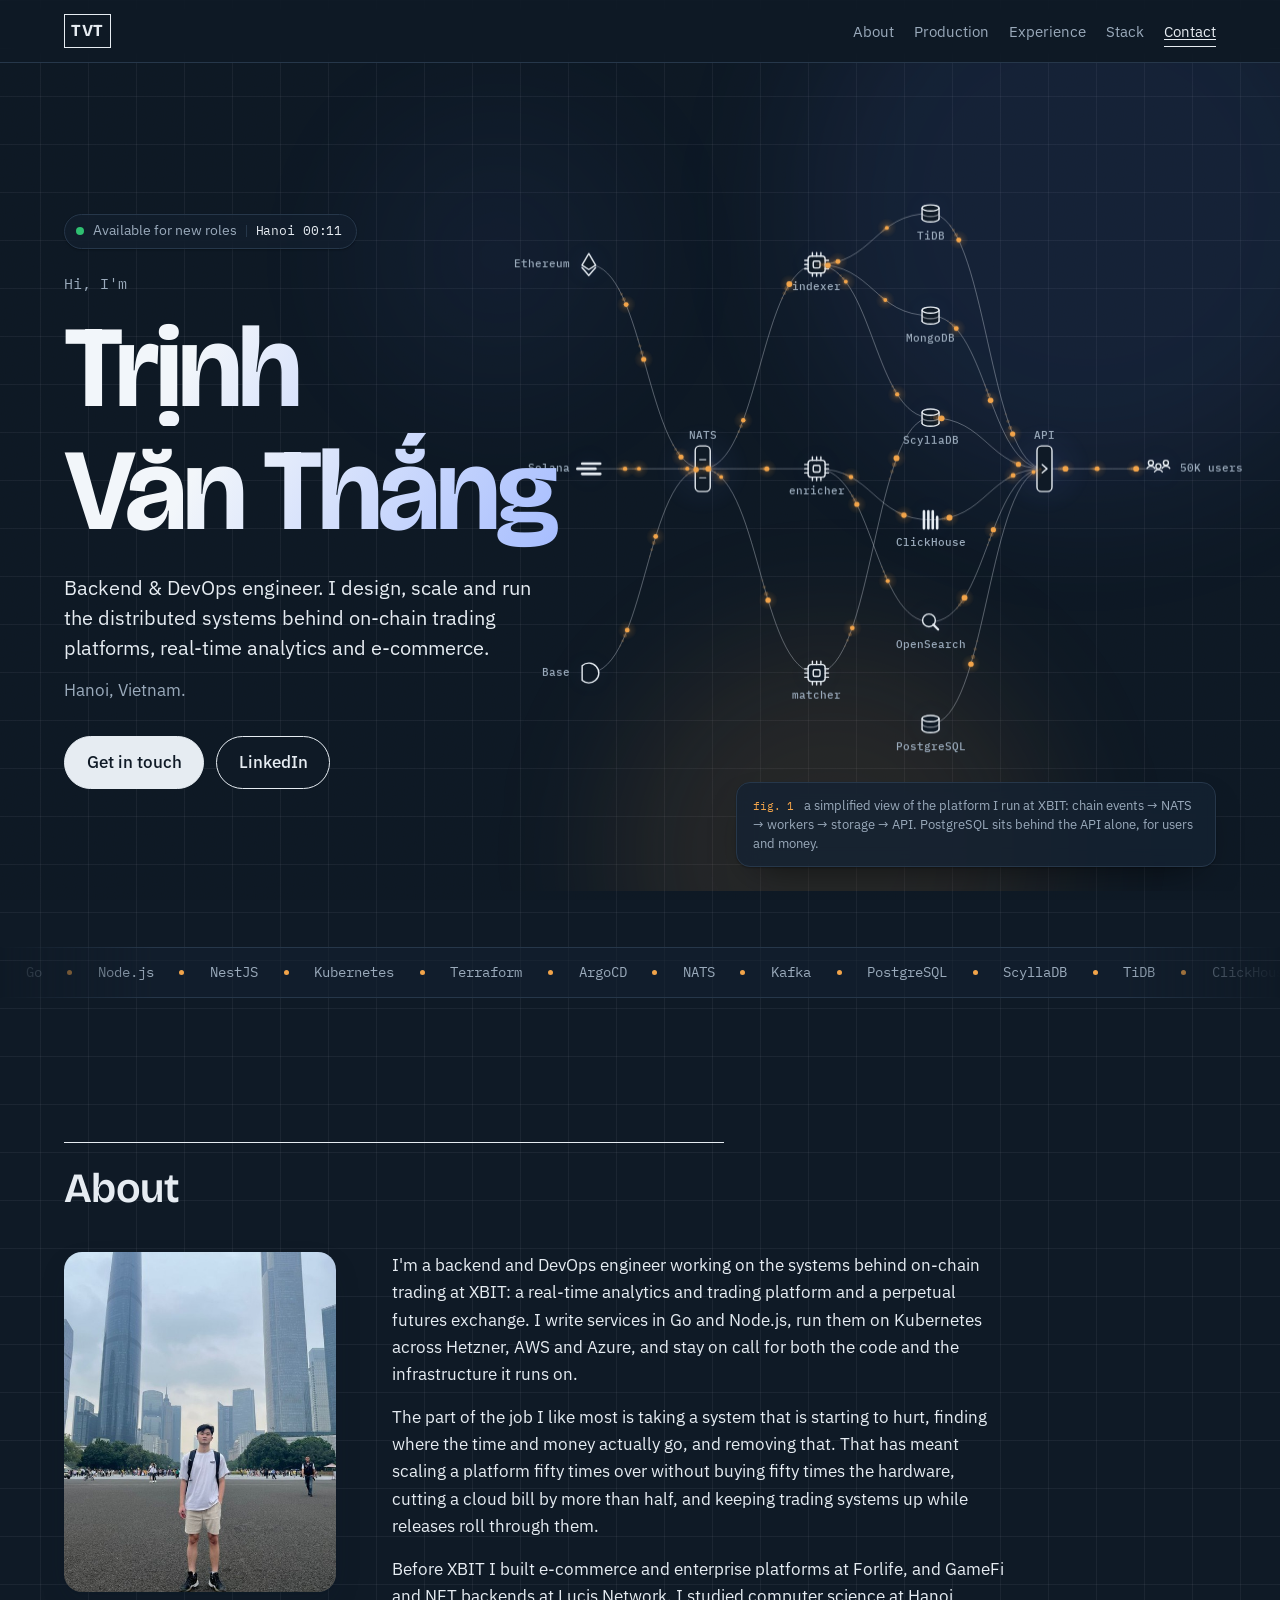
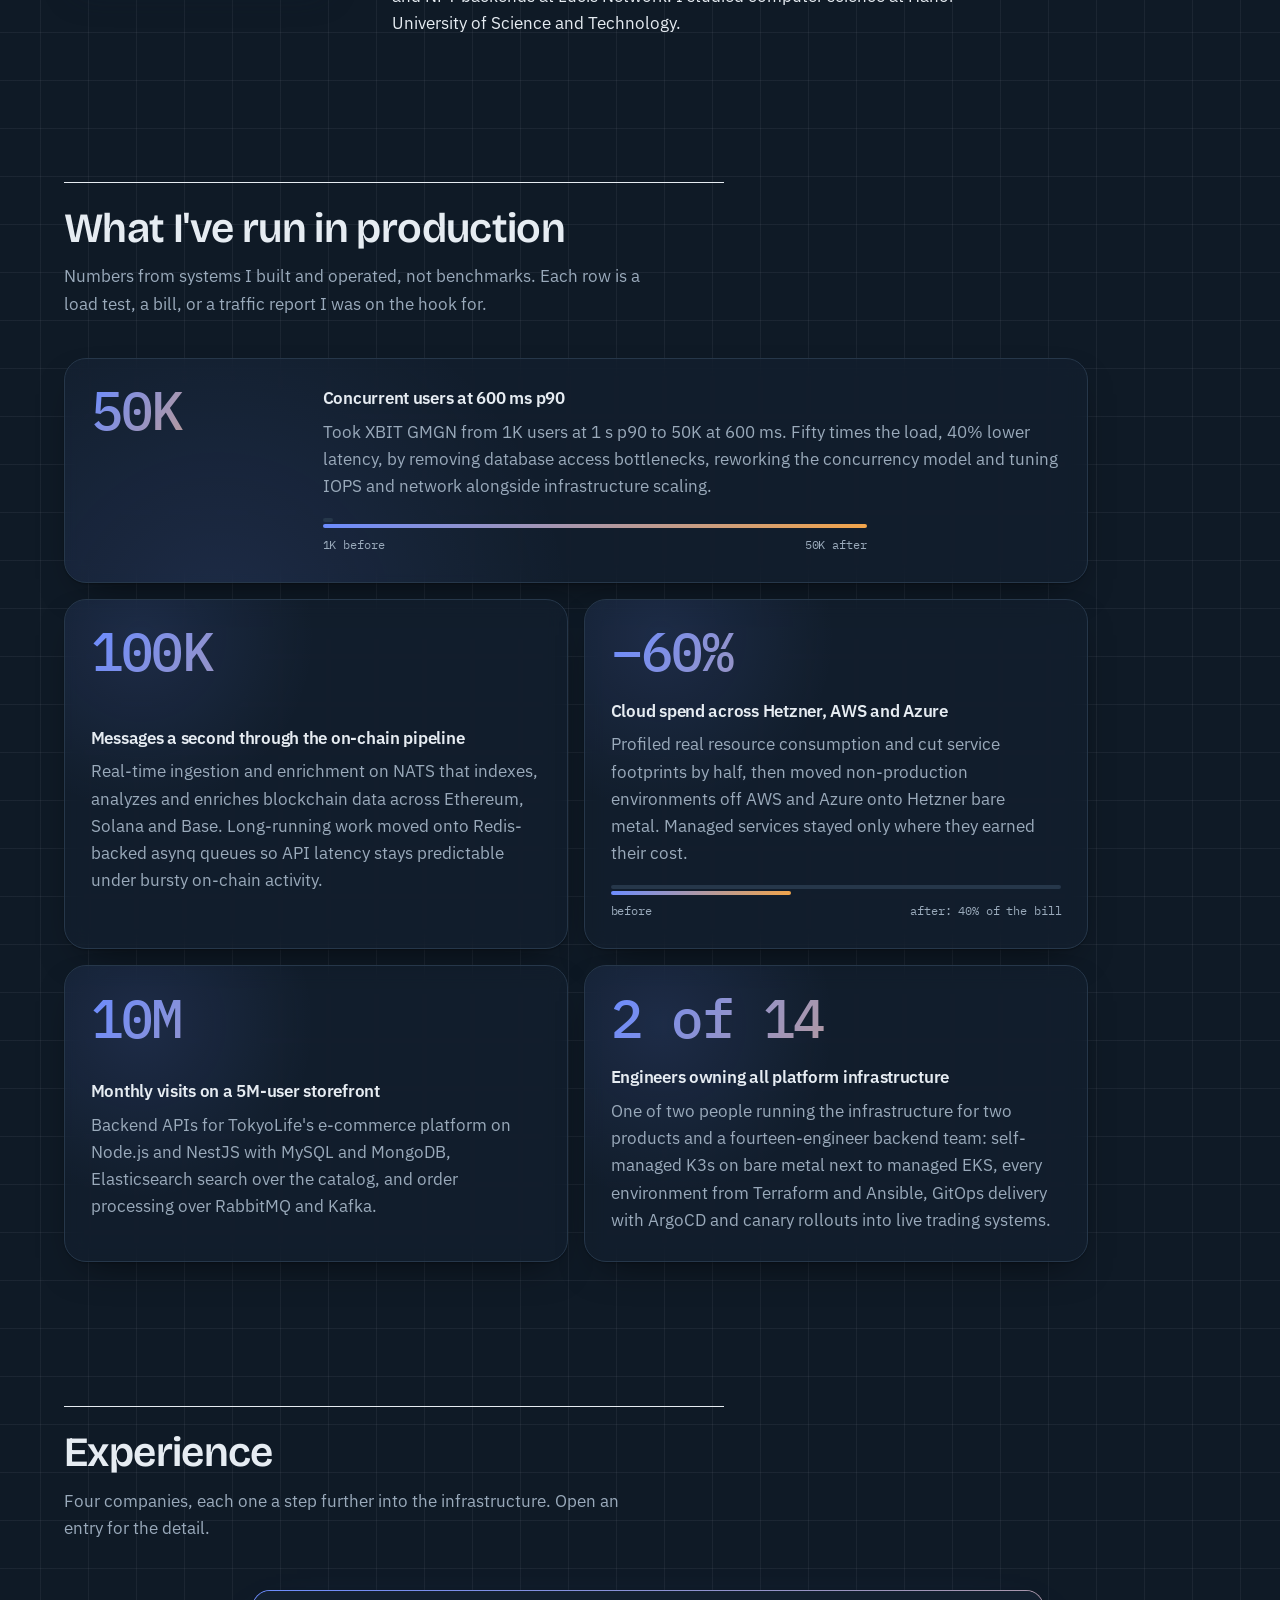
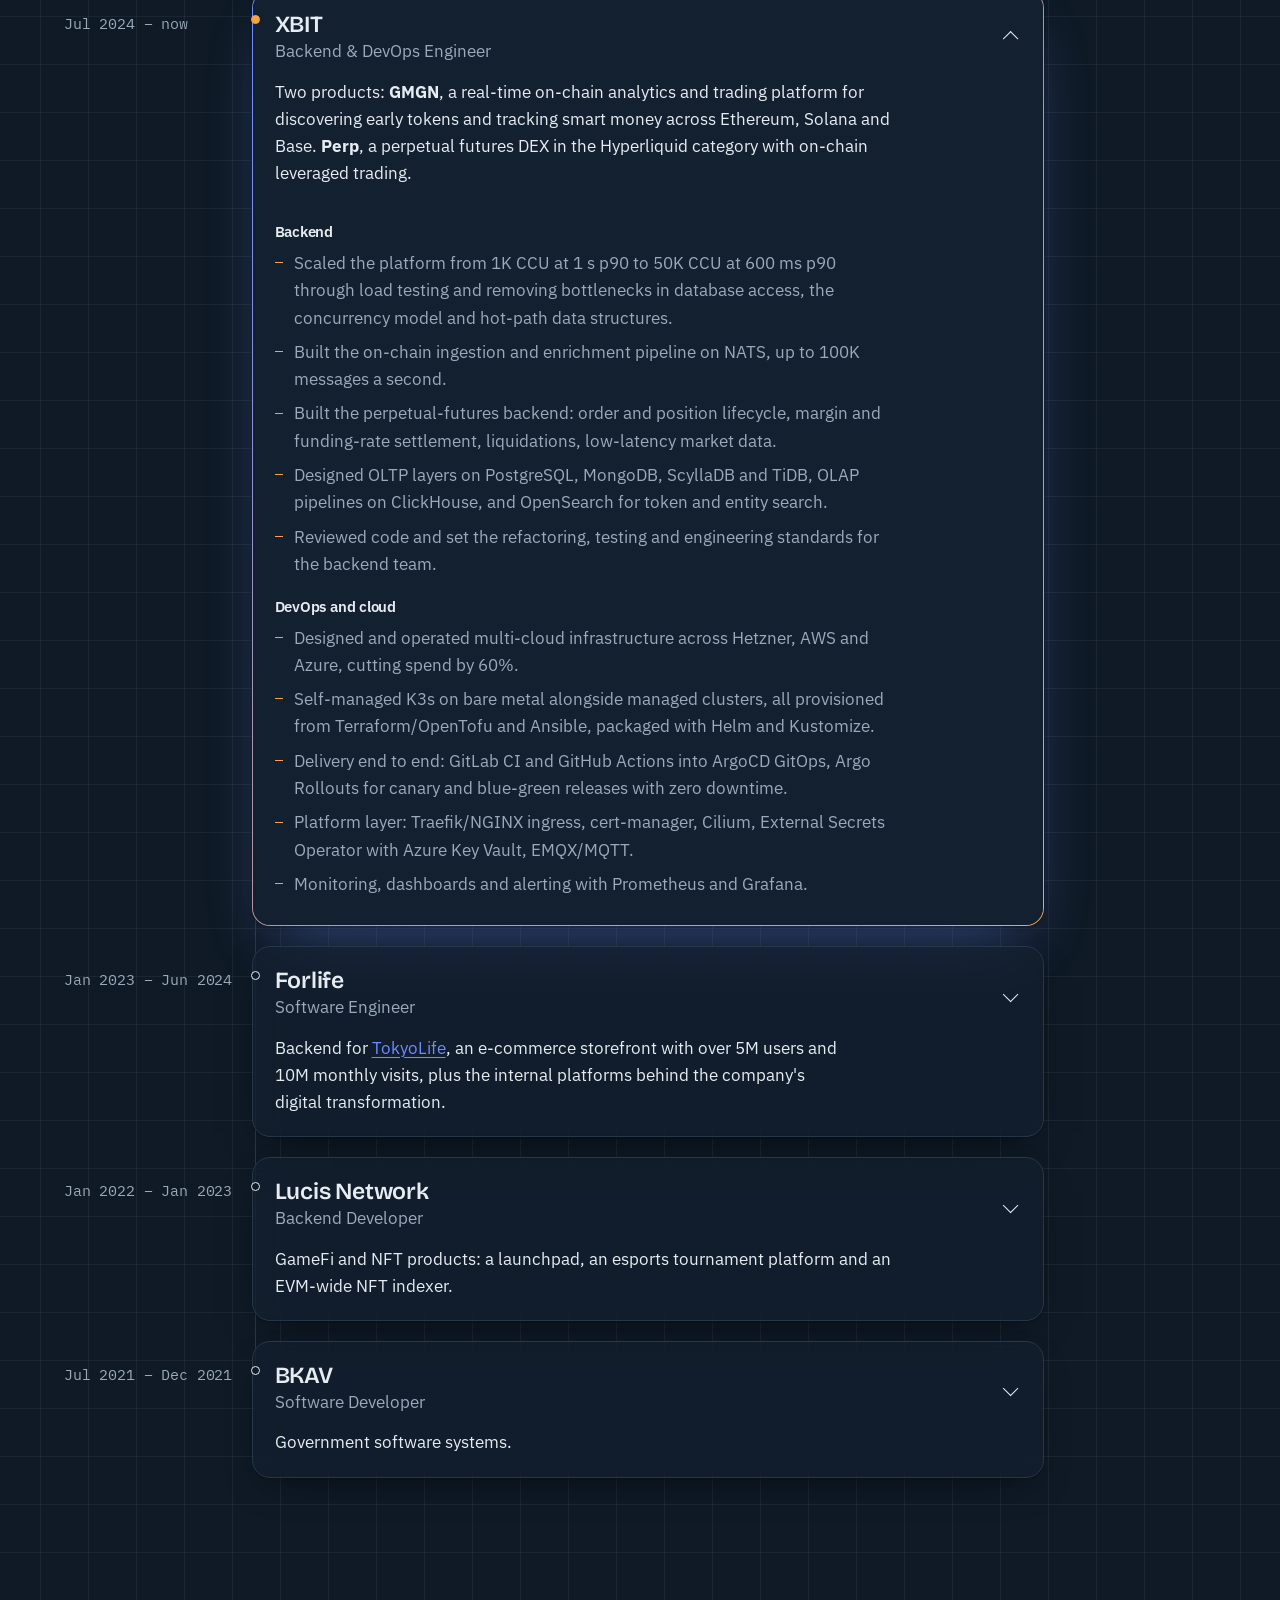
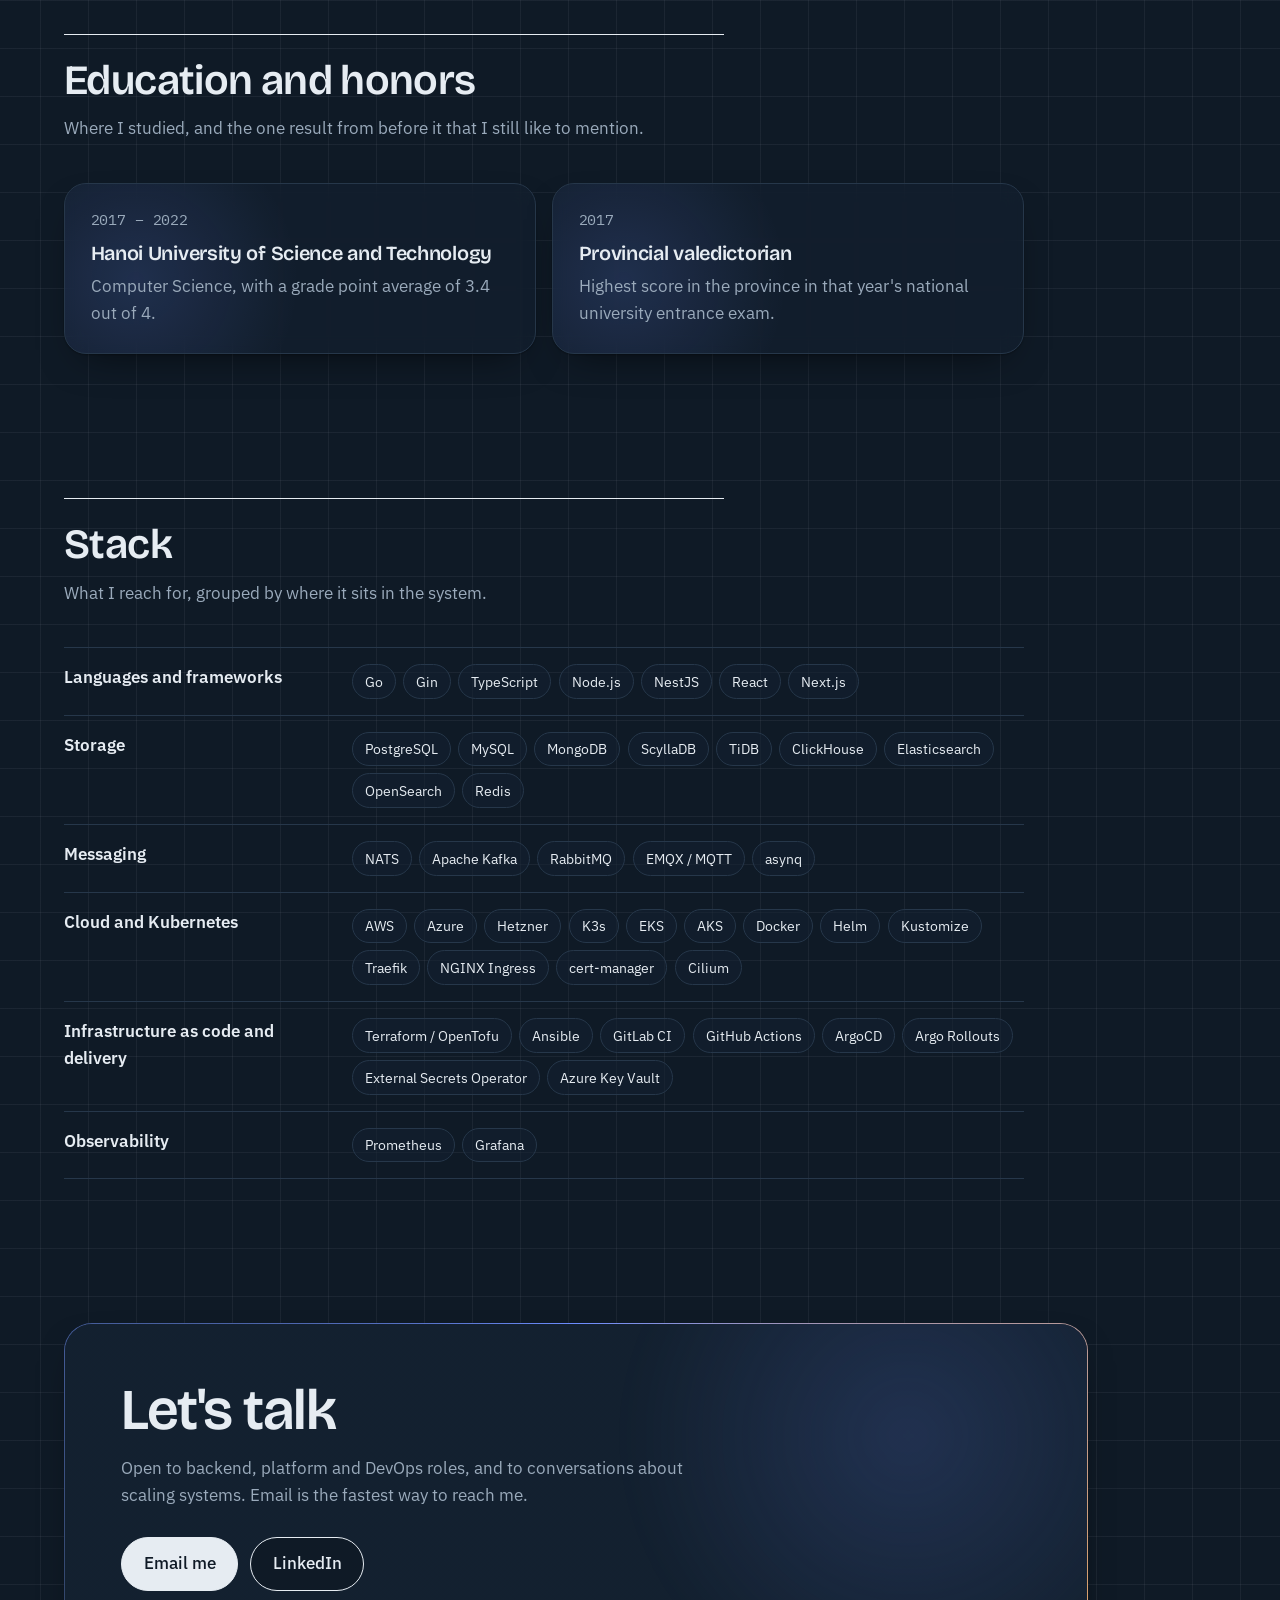
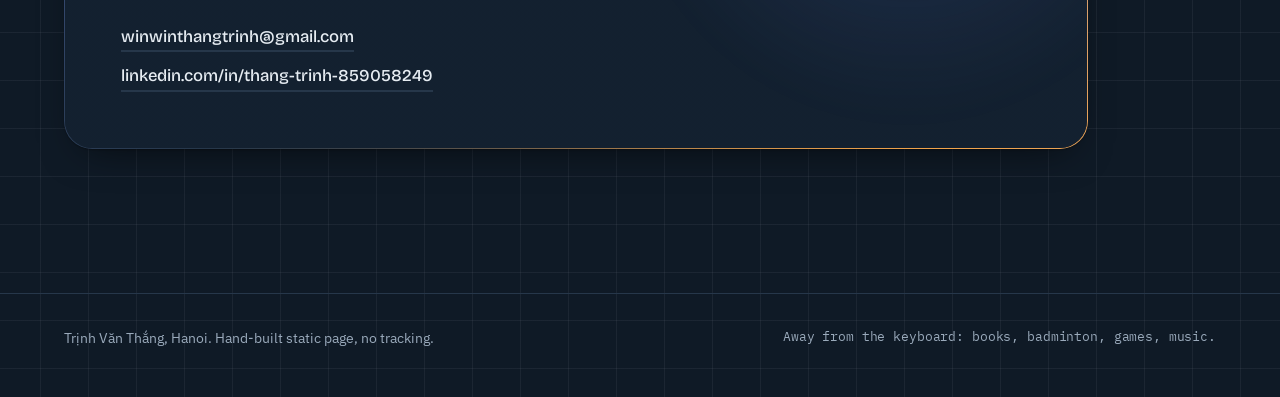
<file: index.html>
<!doctype html>
<html lang="en" class="no-js">
<head>
  <meta charset="utf-8">
  <meta name="viewport" content="width=device-width, initial-scale=1">
  <title>Trịnh Văn Thắng — Backend & DevOps Engineer</title>
  <meta name="description" content="Backend & DevOps engineer in Hanoi, scaling distributed systems for on-chain trading, real-time analytics and e-commerce: Go, Node.js, Kubernetes, multi-cloud.">
  <meta name="color-scheme" content="dark">
  <meta name="theme-color" content="#0F1A26">

  <!-- Social preview. Update these absolute URLs if the site moves to another domain. -->
  <meta property="og:type" content="website">
  <meta property="og:title" content="Trịnh Văn Thắng — Backend & DevOps Engineer">
  <meta property="og:description" content="Scaling distributed systems for on-chain trading and real-time analytics. 50K concurrent users, 100K messages a second, 60% lower cloud spend.">
  <meta property="og:url" content="https://winwin2211.github.io/">
  <meta property="og:image" content="https://winwin2211.github.io/assets/og.png">
  <meta property="og:image:width" content="1200">
  <meta property="og:image:height" content="630">
  <meta name="twitter:card" content="summary_large_image">
  <meta name="twitter:title" content="Trịnh Văn Thắng — Backend & DevOps Engineer">
  <meta name="twitter:description" content="Scaling distributed systems for on-chain trading and real-time analytics.">
  <meta name="twitter:image" content="https://winwin2211.github.io/assets/og.png">

  <link rel="icon" href="assets/favicon.svg" type="image/svg+xml">
  <link rel="preconnect" href="https://fonts.googleapis.com">
  <link rel="preconnect" href="https://fonts.gstatic.com" crossorigin>
  <link href="https://fonts.googleapis.com/css2?family=Bricolage+Grotesque:opsz,wght@12..96,500;12..96,600;12..96,700&family=IBM+Plex+Mono:wght@400;500&family=IBM+Plex+Sans:ital,wght@0,400;0,500;0,600;1,400&display=swap" rel="stylesheet">
  <link rel="stylesheet" href="styles.css">

  <script type="application/ld+json">
  {
    "@context": "https://schema.org",
    "@type": "Person",
    "name": "Trịnh Văn Thắng",
    "alternateName": "Trinh Van Thang",
    "image": "https://winwin2211.github.io/assets/portrait.jpg",
    "jobTitle": "Backend & DevOps Engineer",
    "email": "mailto:winwinthangtrinh@gmail.com",
    "address": { "@type": "PostalAddress", "addressLocality": "Hanoi", "addressCountry": "VN" },
    "alumniOf": "Hanoi University of Science and Technology",
    "sameAs": ["https://www.linkedin.com/in/thang-trinh-859058249/"]
  }
  </script>
</head>
<body>
  <script>document.documentElement.classList.remove("no-js");</script>
  <div class="spotlight" aria-hidden="true"></div>
  <a class="skip" href="#main">Skip to content</a>

  <header class="top">
    <a class="wordmark" href="#top" aria-label="Trịnh Văn Thắng, home">TVT</a>
    <nav class="nav" aria-label="Sections">
      <a href="#about">About</a>
      <a href="#production">Production</a>
      <a href="#experience">Experience</a>
      <a href="#stack">Stack</a>
      <a href="#contact">Contact</a>
    </nav>
  </header>

  <main id="main">
    <!-- ============ HERO ============ -->
    <section class="hero" id="top">
      <div class="orbs" aria-hidden="true"><span class="orb orb-a"></span><span class="orb orb-b"></span><span class="orb orb-c"></span></div>
      <canvas class="schematic" id="schematic" aria-hidden="true"></canvas>
      <div class="hero-copy">
        <p class="status"><span class="status-dot" aria-hidden="true"></span>Available for new roles<span class="status-sep" aria-hidden="true"></span><span class="mono" id="hanoi-time" title="Local time in Hanoi">Hanoi</span></p>
        <p class="hello">Hi, I'm</p>
        <h1 class="name"><span class="line"><span>Trịnh</span></span><span class="line"><span>Văn Thắng</span></span></h1>
        <p class="role">Backend &amp; DevOps engineer. I design, scale and run the distributed systems behind on-chain trading platforms, real-time analytics and e-commerce.</p>
        <p class="where">Hanoi, Vietnam.</p>
        <div class="hero-actions">
          <a class="btn primary" href="#contact">Get in touch</a>
          <a class="btn" href="https://www.linkedin.com/in/thang-trinh-859058249/" rel="me noopener" target="_blank">LinkedIn</a>
        </div>
      </div>
      <p class="hero-caption" aria-hidden="true">
        <span class="mono">fig. 1</span> a simplified view of the platform I run at XBIT: chain events → NATS → workers → storage → API. PostgreSQL sits behind the API alone, for users and money.
      </p>
    </section>

    <!-- ============ TICKER ============ -->
    <div class="ticker" aria-hidden="true">
      <div class="ticker-track">
        <span>Go</span><span>Node.js</span><span>NestJS</span><span>Kubernetes</span><span>Terraform</span><span>ArgoCD</span><span>NATS</span><span>Kafka</span><span>PostgreSQL</span><span>ScyllaDB</span><span>TiDB</span><span>ClickHouse</span><span>MongoDB</span><span>OpenSearch</span><span>Redis</span><span>Hetzner</span><span>AWS</span><span>Azure</span><span>Prometheus</span><span>Grafana</span>
        <span>Go</span><span>Node.js</span><span>NestJS</span><span>Kubernetes</span><span>Terraform</span><span>ArgoCD</span><span>NATS</span><span>Kafka</span><span>PostgreSQL</span><span>ScyllaDB</span><span>TiDB</span><span>ClickHouse</span><span>MongoDB</span><span>OpenSearch</span><span>Redis</span><span>Hetzner</span><span>AWS</span><span>Azure</span><span>Prometheus</span><span>Grafana</span>
      </div>
    </div>

    <!-- ============ ABOUT ============ -->
    <section class="section about" id="about">
      <div class="section-head">
        <h2>About</h2>
      </div>
      <div class="about-grid">
        <div class="portrait">
          <img src="assets/portrait.jpg" alt="Trịnh Văn Thắng standing in a city square with skyscrapers behind" width="640" height="640" loading="lazy" decoding="async">
        </div>
        <div class="about-text">
          <p>I'm a backend and DevOps engineer working on the systems behind on-chain trading at XBIT: a real-time analytics and trading platform and a perpetual futures exchange. I write services in Go and Node.js, run them on Kubernetes across Hetzner, AWS and Azure, and stay on call for both the code and the infrastructure it runs on.</p>
          <p>The part of the job I like most is taking a system that is starting to hurt, finding where the time and money actually go, and removing that. That has meant scaling a platform fifty times over without buying fifty times the hardware, cutting a cloud bill by more than half, and keeping trading systems up while releases roll through them.</p>
          <p>Before XBIT I built e-commerce and enterprise platforms at Forlife, and GameFi and NFT backends at Lucis Network. I studied computer science at Hanoi University of Science and Technology.</p>
        </div>
      </div>
    </section>

    <!-- ============ PRODUCTION FIGURES ============ -->
    <section class="section" id="production">
      <div class="section-head">
        <h2>What I've run in production</h2>
        <p class="lede">Numbers from systems I built and operated, not benchmarks. Each row is a load test, a bill, or a traffic report I was on the hook for.</p>
      </div>

      <ol class="figures">
        <li class="figure figure-wide" style="--pct: 100">
          <div class="figure-num mono"><span data-count="50" data-suffix="K">50K</span></div>
          <div class="figure-body">
            <h3>Concurrent users at 600 ms p90</h3>
            <p>Took XBIT GMGN from 1K users at 1 s p90 to 50K at 600 ms. Fifty times the load, 40% lower latency, by removing database access bottlenecks, reworking the concurrency model and tuning IOPS and network alongside infrastructure scaling.</p>
            <div class="bar" aria-hidden="true"><span class="bar-before" style="--w: 2%"></span><span class="bar-after"></span></div>
            <p class="bar-legend mono" aria-hidden="true"><span>1K before</span><span>50K after</span></p>
          </div>
        </li>
        <li class="figure" style="--pct: 100">
          <div class="figure-num mono"><span data-count="100" data-suffix="K">100K</span></div>
          <div class="figure-body">
            <h3>Messages a second through the on-chain pipeline</h3>
            <p>Real-time ingestion and enrichment on NATS that indexes, analyzes and enriches blockchain data across Ethereum, Solana and Base. Long-running work moved onto Redis-backed asynq queues so API latency stays predictable under bursty on-chain activity.</p>
          </div>
        </li>
        <li class="figure" style="--pct: 60">
          <div class="figure-num mono"><span data-count="60" data-prefix="−" data-suffix="%">−60%</span></div>
          <div class="figure-body">
            <h3>Cloud spend across Hetzner, AWS and Azure</h3>
            <p>Profiled real resource consumption and cut service footprints by half, then moved non-production environments off AWS and Azure onto Hetzner bare metal. Managed services stayed only where they earned their cost.</p>
            <div class="bar" aria-hidden="true"><span class="bar-before" style="--w: 100%"></span><span class="bar-after" style="--w: 40%"></span></div>
            <p class="bar-legend mono" aria-hidden="true"><span>before</span><span>after: 40% of the bill</span></p>
          </div>
        </li>
        <li class="figure" style="--pct: 100">
          <div class="figure-num mono"><span data-count="10" data-suffix="M">10M</span></div>
          <div class="figure-body">
            <h3>Monthly visits on a 5M-user storefront</h3>
            <p>Backend APIs for TokyoLife's e-commerce platform on Node.js and NestJS with MySQL and MongoDB, Elasticsearch search over the catalog, and order processing over RabbitMQ and Kafka.</p>
          </div>
        </li>
        <li class="figure" style="--pct: 14">
          <div class="figure-num mono"><span data-count="2" data-suffix=" of 14">2 of 14</span></div>
          <div class="figure-body">
            <h3>Engineers owning all platform infrastructure</h3>
            <p>One of two people running the infrastructure for two products and a fourteen-engineer backend team: self-managed K3s on bare metal next to managed EKS, every environment from Terraform and Ansible, GitOps delivery with ArgoCD and canary rollouts into live trading systems.</p>
          </div>
        </li>
      </ol>
    </section>

    <!-- ============ EXPERIENCE ============ -->
    <section class="section" id="experience">
      <div class="section-head">
        <h2>Experience</h2>
        <p class="lede">Four companies, each one a step further into the infrastructure. Open an entry for the detail.</p>
      </div>

      <ol class="timeline">
        <li class="job open">
          <div class="job-when mono">Jul 2024 – now</div>
          <div class="job-main">
            <button class="job-toggle" type="button" aria-expanded="true" aria-controls="job-xbit">
              <span class="job-company">XBIT</span>
              <span class="job-title">Backend &amp; DevOps Engineer</span>
              <span class="chev" aria-hidden="true"></span>
            </button>
            <p class="job-summary">Two products: <strong>GMGN</strong>, a real-time on-chain analytics and trading platform for discovering early tokens and tracking smart money across Ethereum, Solana and Base. <strong>Perp</strong>, a perpetual futures DEX in the Hyperliquid category with on-chain leveraged trading.</p>
            <div class="job-detail" id="job-xbit">
              <div class="job-detail-inner">
              <h4>Backend</h4>
              <ul>
                <li>Scaled the platform from 1K CCU at 1 s p90 to 50K CCU at 600 ms p90 through load testing and removing bottlenecks in database access, the concurrency model and hot-path data structures.</li>
                <li>Built the on-chain ingestion and enrichment pipeline on NATS, up to 100K messages a second.</li>
                <li>Built the perpetual-futures backend: order and position lifecycle, margin and funding-rate settlement, liquidations, low-latency market data.</li>
                <li>Designed OLTP layers on PostgreSQL, MongoDB, ScyllaDB and TiDB, OLAP pipelines on ClickHouse, and OpenSearch for token and entity search.</li>
                <li>Reviewed code and set the refactoring, testing and engineering standards for the backend team.</li>
              </ul>
              <h4>DevOps and cloud</h4>
              <ul>
                <li>Designed and operated multi-cloud infrastructure across Hetzner, AWS and Azure, cutting spend by 60%.</li>
                <li>Self-managed K3s on bare metal alongside managed clusters, all provisioned from Terraform/OpenTofu and Ansible, packaged with Helm and Kustomize.</li>
                <li>Delivery end to end: GitLab CI and GitHub Actions into ArgoCD GitOps, Argo Rollouts for canary and blue-green releases with zero downtime.</li>
                <li>Platform layer: Traefik/NGINX ingress, cert-manager, Cilium, External Secrets Operator with Azure Key Vault, EMQX/MQTT.</li>
                <li>Monitoring, dashboards and alerting with Prometheus and Grafana.</li>
              </ul></div>
            </div>
          </div>
        </li>

        <li class="job">
          <div class="job-when mono">Jan 2023 – Jun 2024</div>
          <div class="job-main">
            <button class="job-toggle" type="button" aria-expanded="false" aria-controls="job-forlife">
              <span class="job-company">Forlife</span>
              <span class="job-title">Software Engineer</span>
              <span class="chev" aria-hidden="true"></span>
            </button>
            <p class="job-summary">Backend for <a href="https://tokyolife.vn/" rel="noopener" target="_blank">TokyoLife</a>, an e-commerce storefront with over 5M users and 10M monthly visits, plus the internal platforms behind the company's digital transformation.</p>
            <div class="job-detail" id="job-forlife">
              <div class="job-detail-inner">
              <ul>
                <li>Built and operated the storefront APIs on Node.js/NestJS with MySQL as the transactional store and MongoDB alongside, designed for high availability and fault tolerance.</li>
                <li>Storefront search on Elasticsearch, indexing the product catalog for fast, relevance-ranked queries.</li>
                <li>Order and transaction processing over RabbitMQ and Kafka, and the same brokers for real-time third-party sync.</li>
                <li>Internal platforms for storage, transport, KPI and invoicing on a microservices backend.</li>
                <li>Test-driven development and refactoring for maintainability.</li>
              </ul></div>
            </div>
          </div>
        </li>

        <li class="job">
          <div class="job-when mono">Jan 2022 – Jan 2023</div>
          <div class="job-main">
            <button class="job-toggle" type="button" aria-expanded="false" aria-controls="job-lucis">
              <span class="job-company">Lucis Network</span>
              <span class="job-title">Backend Developer</span>
              <span class="chev" aria-hidden="true"></span>
            </button>
            <p class="job-summary">GameFi and NFT products: a launchpad, an esports tournament platform and an EVM-wide NFT indexer.</p>
            <div class="job-detail" id="job-lucis">
              <div class="job-detail-inner">
              <ul>
                <li>Lucis Launchpad: backend and smart contracts behind NFT sale registration and allocation.</li>
                <li>Lucis Arena: tournament services and data model with blockchain reward and funding flows next to traditional payments.</li>
                <li>Lucis OpenSea: crawler and indexing microservices with NestJS and gRPC covering NFT data across EVM chains.</li>
              </ul></div>
            </div>
          </div>
        </li>

        <li class="job">
          <div class="job-when mono">Jul 2021 – Dec 2021</div>
          <div class="job-main">
            <button class="job-toggle" type="button" aria-expanded="false" aria-controls="job-bkav">
              <span class="job-company">BKAV</span>
              <span class="job-title">Software Developer</span>
              <span class="chev" aria-hidden="true"></span>
            </button>
            <p class="job-summary">Government software systems.</p>
            <div class="job-detail" id="job-bkav">
              <div class="job-detail-inner">
              <ul>
                <li>Contributed to database and system design for eGov products and built UI components for the web client.</li>
              </ul></div>
            </div>
          </div>
        </li>

      </ol>
    </section>

    <!-- ============ EDUCATION AND HONORS ============ -->
    <section class="section" id="education">
      <div class="section-head">
        <h2>Education and honors</h2>
        <p class="lede">Where I studied, and the one result from before it that I still like to mention.</p>
      </div>

      <div class="creds">
        <article class="cred">
          <p class="cred-when mono">2017 – 2022</p>
          <h3>Hanoi University of Science and Technology</h3>
          <p>Computer Science, with a grade point average of 3.4 out of 4.</p>
        </article>
        <article class="cred">
          <p class="cred-when mono">2017</p>
          <h3>Provincial valedictorian</h3>
          <p>Highest score in the province in that year's national university entrance exam.</p>
        </article>
      </div>
    </section>

    <!-- ============ STACK ============ -->
    <section class="section" id="stack">
      <div class="section-head">
        <h2>Stack</h2>
        <p class="lede">What I reach for, grouped by where it sits in the system.</p>
      </div>

      <dl class="stack">
        <div class="stack-row">
          <dt>Languages and frameworks</dt>
          <dd><span class="chip">Go</span><span class="chip">Gin</span><span class="chip">TypeScript</span><span class="chip">Node.js</span><span class="chip">NestJS</span><span class="chip">React</span><span class="chip">Next.js</span></dd>
        </div>
        <div class="stack-row">
          <dt>Storage</dt>
          <dd><span class="chip">PostgreSQL</span><span class="chip">MySQL</span><span class="chip">MongoDB</span><span class="chip">ScyllaDB</span><span class="chip">TiDB</span><span class="chip">ClickHouse</span><span class="chip">Elasticsearch</span><span class="chip">OpenSearch</span><span class="chip">Redis</span></dd>
        </div>
        <div class="stack-row">
          <dt>Messaging</dt>
          <dd><span class="chip">NATS</span><span class="chip">Apache Kafka</span><span class="chip">RabbitMQ</span><span class="chip">EMQX / MQTT</span><span class="chip">asynq</span></dd>
        </div>
        <div class="stack-row">
          <dt>Cloud and Kubernetes</dt>
          <dd><span class="chip">AWS</span><span class="chip">Azure</span><span class="chip">Hetzner</span><span class="chip">K3s</span><span class="chip">EKS</span><span class="chip">AKS</span><span class="chip">Docker</span><span class="chip">Helm</span><span class="chip">Kustomize</span><span class="chip">Traefik</span><span class="chip">NGINX Ingress</span><span class="chip">cert-manager</span><span class="chip">Cilium</span></dd>
        </div>
        <div class="stack-row">
          <dt>Infrastructure as code and delivery</dt>
          <dd><span class="chip">Terraform / OpenTofu</span><span class="chip">Ansible</span><span class="chip">GitLab CI</span><span class="chip">GitHub Actions</span><span class="chip">ArgoCD</span><span class="chip">Argo Rollouts</span><span class="chip">External Secrets Operator</span><span class="chip">Azure Key Vault</span></dd>
        </div>
        <div class="stack-row">
          <dt>Observability</dt>
          <dd><span class="chip">Prometheus</span><span class="chip">Grafana</span></dd>
        </div>
      </dl>
    </section>

    <!-- ============ CONTACT ============ -->
    <section class="section contact" id="contact">
      <div class="contact-panel">
        <div class="contact-glow" aria-hidden="true"></div>
        <h2>Let's talk</h2>
        <p class="lede">Open to backend, platform and DevOps roles, and to conversations about scaling systems. Email is the fastest way to reach me.</p>
        <div class="contact-actions">
          <a class="btn primary" href="mailto:winwinthangtrinh@gmail.com">Email me</a>
          <a class="btn" href="https://www.linkedin.com/in/thang-trinh-859058249/" rel="me noopener" target="_blank">LinkedIn</a>
        </div>
        <ul class="contact-list">
          <li><a class="contact-link" href="mailto:winwinthangtrinh@gmail.com">winwinthangtrinh@gmail.com</a></li>
          <li><a class="contact-link" href="https://www.linkedin.com/in/thang-trinh-859058249/" rel="me noopener" target="_blank">linkedin.com/in/thang-trinh-859058249</a></li>
        </ul>
      </div>
    </section>
  </main>

  <footer class="foot">
    <p>Trịnh Văn Thắng, Hanoi. Hand-built static page, no tracking.</p>
    <p class="mono foot-meta">Away from the keyboard: books, badminton, games, music.</p>
  </footer>

  <script src="main.js" defer></script>
</body>
</html>
</file>
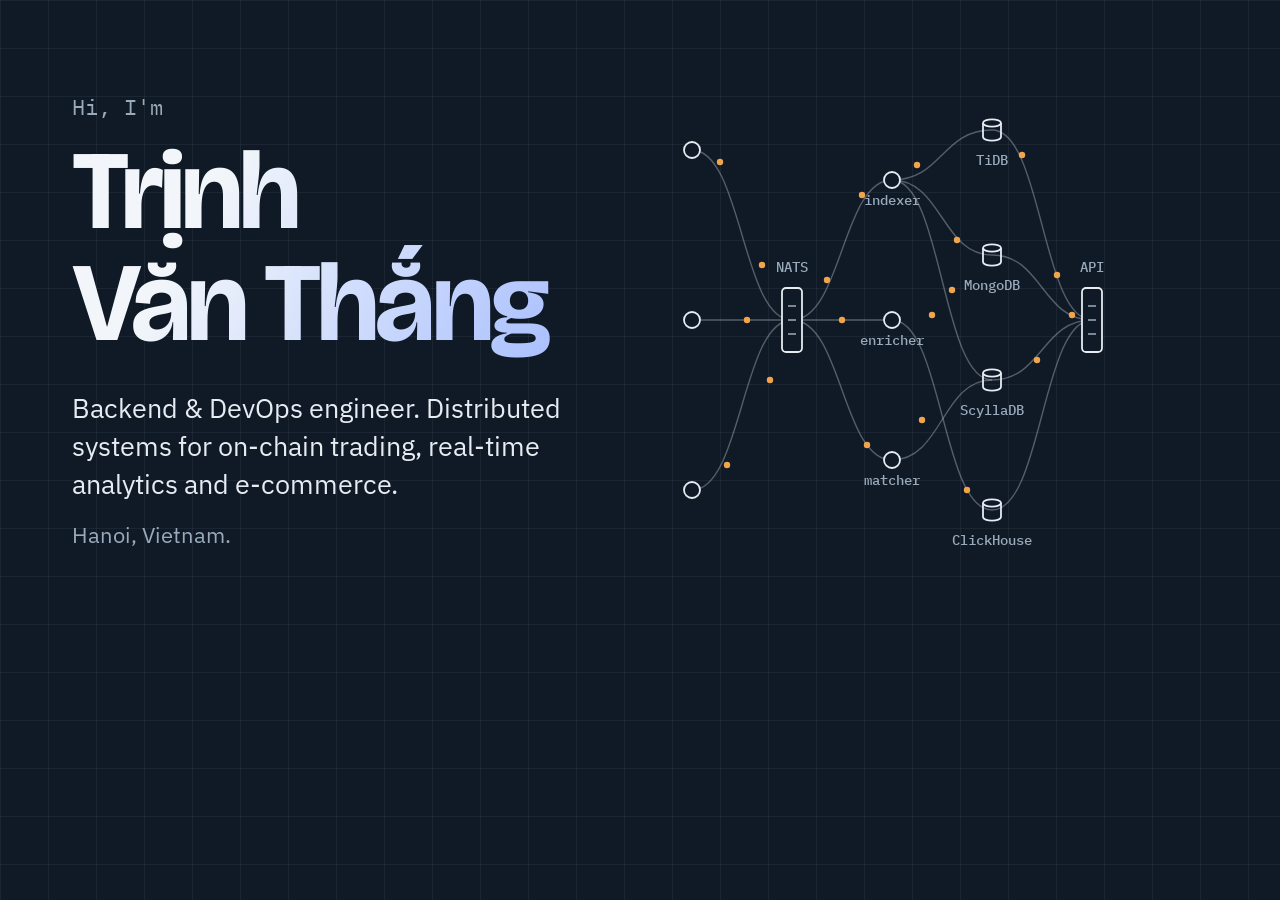
<file: assets/og.html>
<!doctype html>
<!-- Source for assets/og.png (1200×630). Dark, matching the site. Render headless at that size. -->
<html lang="en">
<head>
<meta charset="utf-8">
<link href="https://fonts.googleapis.com/css2?family=Bricolage+Grotesque:opsz,wght@12..96,700&family=IBM+Plex+Mono:wght@500&family=IBM+Plex+Sans:wght@400;500&display=swap" rel="stylesheet">
<style>
  html, body { margin: 0; width: 1200px; height: 630px; overflow: hidden; }
  body {
    background: #0F1A26;
    background-image:
      linear-gradient(rgba(230,236,242,.06) 1px, transparent 1px),
      linear-gradient(90deg, rgba(230,236,242,.06) 1px, transparent 1px);
    background-size: 48px 48px;
    color: #E6ECF2; font-family: "IBM Plex Sans", sans-serif;
    position: relative;
  }
  .copy { position: absolute; left: 72px; top: 92px; width: 560px; }
  .hello { font-family: "IBM Plex Mono", monospace; color: #9AAABB; font-size: 22px; margin: 0 0 14px; }
  h1 { font-family: "Bricolage Grotesque", sans-serif; font-weight: 700; font-size: 112px; line-height: 1; letter-spacing: -.035em; margin: 0 0 30px; font-variation-settings: "opsz" 96;
       background: linear-gradient(120deg, #F2F6FA 25%, #9DB6FF 100%);
       -webkit-background-clip: text; background-clip: text;
       -webkit-text-fill-color: transparent; color: transparent; }
  .role { font-size: 27px; line-height: 1.4; margin: 0; color: #E6ECF2; }
  .where { font-size: 22px; color: #9AAABB; margin: 18px 0 0; }
  svg { position: absolute; right: 48px; top: 60px; }
  .lbl { font-family: "IBM Plex Mono", monospace; font-size: 14px; fill: #9AAABB; font-weight: 500; }
</style>
</head>
<body>
  <div class="copy">
    <p class="hello">Hi, I'm</p>
    <h1>Trịnh<br>Văn Thắng</h1>
    <p class="role">Backend &amp; DevOps engineer. Distributed systems for on-chain trading, real-time analytics and e-commerce.</p>
    <p class="where">Hanoi, Vietnam.</p>
  </div>

  <svg width="500" height="520" viewBox="0 0 500 520" fill="none">
    <g stroke="#E6ECF2" stroke-opacity=".32" stroke-width="1.4">
      <!-- sources → NATS -->
      <path d="M40 90 C 90 90, 90 260, 140 260"/>
      <path d="M40 260 C 90 260, 90 260, 140 260"/>
      <path d="M40 430 C 90 430, 90 260, 140 260"/>
      <!-- NATS → workers -->
      <path d="M140 260 C 190 260, 190 120, 240 120"/>
      <path d="M140 260 C 190 260, 190 260, 240 260"/>
      <path d="M140 260 C 190 260, 190 400, 240 400"/>
      <!-- workers → storage -->
      <path d="M240 120 C 290 120, 290 70, 340 70"/>
      <path d="M240 120 C 290 120, 290 195, 340 195"/>
      <path d="M240 120 C 290 120, 290 320, 340 320"/>
      <path d="M240 260 C 290 260, 290 450, 340 450"/>
      <path d="M240 400 C 290 400, 290 320, 340 320"/>
      <!-- storage → API -->
      <path d="M340 70 C 390 70, 390 260, 440 260"/>
      <path d="M340 195 C 390 195, 390 260, 440 260"/>
      <path d="M340 320 C 390 320, 390 260, 440 260"/>
      <path d="M340 450 C 390 450, 390 260, 440 260"/>
    </g>
    <!-- packets -->
    <g fill="#F2A44A">
      <circle cx="68" cy="102" r="3.2"/><circle cx="110" cy="205" r="3.2"/><circle cx="95" cy="260" r="3.2"/>
      <circle cx="75" cy="405" r="3.2"/><circle cx="118" cy="320" r="3.2"/>
      <circle cx="175" cy="220" r="3.2"/><circle cx="210" cy="135" r="3.2"/><circle cx="190" cy="260" r="3.2"/><circle cx="215" cy="385" r="3.2"/>
      <circle cx="265" cy="105" r="3.2"/><circle cx="300" cy="230" r="3.2"/><circle cx="280" cy="255" r="3.2"/>
      <circle cx="315" cy="430" r="3.2"/><circle cx="270" cy="360" r="3.2"/><circle cx="305" cy="180" r="3.2"/>
      <circle cx="370" cy="95" r="3.2"/><circle cx="405" cy="215" r="3.2"/><circle cx="385" cy="300" r="3.2"/><circle cx="420" cy="255" r="3.2"/>
    </g>
    <!-- nodes -->
    <g stroke="#E6ECF2" stroke-width="1.8" fill="#0F1A26">
      <circle cx="40" cy="90" r="8"/><circle cx="40" cy="260" r="8"/><circle cx="40" cy="430" r="8"/>
      <rect x="130" y="228" width="20" height="64" rx="4"/>
      <circle cx="240" cy="120" r="8"/><circle cx="240" cy="260" r="8"/><circle cx="240" cy="400" r="8"/>
      <g id="db"><ellipse cx="340" cy="63" rx="9" ry="3.6"/><path d="M331 63v14M349 63v14"/><path d="M331 77a9 3.6 0 0 0 18 0"/></g>
      <g transform="translate(0 125)"><ellipse cx="340" cy="63" rx="9" ry="3.6"/><path d="M331 63v14M349 63v14"/><path d="M331 77a9 3.6 0 0 0 18 0"/></g>
      <g transform="translate(0 250)"><ellipse cx="340" cy="63" rx="9" ry="3.6"/><path d="M331 63v14M349 63v14"/><path d="M331 77a9 3.6 0 0 0 18 0"/></g>
      <g transform="translate(0 380)"><ellipse cx="340" cy="63" rx="9" ry="3.6"/><path d="M331 63v14M349 63v14"/><path d="M331 77a9 3.6 0 0 0 18 0"/></g>
      <rect x="430" y="228" width="20" height="64" rx="4"/>
    </g>
    <g stroke="#9AAABB" stroke-width="1.6"><path d="M136 246h8M136 260h8M136 274h8M436 246h8M436 260h8M436 274h8"/></g>
    <g class="lbl">
      <text x="140" y="212" text-anchor="middle">NATS</text>
      <text x="440" y="212" text-anchor="middle">API</text>
      <text x="240" y="145" text-anchor="middle">indexer</text>
      <text x="240" y="285" text-anchor="middle">enricher</text>
      <text x="240" y="425" text-anchor="middle">matcher</text>
      <text x="340" y="105" text-anchor="middle">TiDB</text>
      <text x="340" y="230" text-anchor="middle">MongoDB</text>
      <text x="340" y="355" text-anchor="middle">ScyllaDB</text>
      <text x="340" y="485" text-anchor="middle">ClickHouse</text>
    </g>
  </svg>
</body>
</html>
</file>
<file: styles.css>
/* ------------------------------------------------------------------
   Tokens
   ------------------------------------------------------------------ */
:root {
  --paper: #0F1A26;
  --ink: #E6ECF2;
  --ink-soft: #9AAABB;
  --rule: #26374A;
  --grid: rgba(230, 236, 242, 0.06);
  --signal: #6C8CFF;
  --signal-soft: rgba(108, 140, 255, 0.16);
  --hot: #F2A44A;
  --hot-soft: rgba(242, 164, 74, 0.2);
  --glass: rgba(20, 34, 50, 0.55);
  --glass-strong: rgba(20, 34, 50, 0.8);
  --shadow: 0 1px 2px rgba(0, 0, 0, 0.3), 0 16px 40px -20px rgba(0, 0, 0, 0.7);
  --shadow-hover: 0 2px 4px rgba(0, 0, 0, 0.3), 0 28px 60px -24px rgba(108, 140, 255, 0.45);
  --name-grad: linear-gradient(120deg, #F2F6FA 25%, #9DB6FF 100%);
  --num-grad: linear-gradient(120deg, var(--signal), var(--hot));
  --noise-alpha: 0.06;

  --font-display: "Bricolage Grotesque", "Helvetica Neue", Arial, sans-serif;
  --font-body: "IBM Plex Sans", "Segoe UI", Roboto, Helvetica, Arial, sans-serif;
  --font-mono: "IBM Plex Mono", ui-monospace, "SF Mono", Menlo, Consolas, monospace;

  --measure: 66ch;
  --gutter: clamp(1.25rem, 5vw, 4rem);
  --section-gap: clamp(5rem, 12vw, 9rem);

  /* the page is dark only: no light palette, no toggle */
  color-scheme: dark;
}

/* ------------------------------------------------------------------
   Base
   ------------------------------------------------------------------ */
*, *::before, *::after { box-sizing: border-box; }

html { scroll-behavior: smooth; -webkit-text-size-adjust: 100%; }
@media (prefers-reduced-motion: reduce) { html { scroll-behavior: auto; } }

body {
  margin: 0;
  background: var(--paper);
  color: var(--ink);
  font-family: var(--font-body);
  font-size: 1.0625rem;
  line-height: 1.6;
  font-feature-settings: "kern", "liga";
  text-rendering: optimizeLegibility;
  -webkit-font-smoothing: antialiased;
  /* blueprint grid across the whole page, faint */
  background-image:
    linear-gradient(var(--grid) 1px, transparent 1px),
    linear-gradient(90deg, var(--grid) 1px, transparent 1px);
  background-size: 48px 48px;
  background-position: center top;
  isolation: isolate;
  --mx: 50vw; --my: 30vh;
}
/* paper grain */
body::before {
  content: ""; position: fixed; inset: 0; z-index: -2; pointer-events: none;
  opacity: var(--noise-alpha);
  background-image: url("data:image/svg+xml;utf8,<svg xmlns='http://www.w3.org/2000/svg' width='160' height='160'><filter id='n'><feTurbulence type='fractalNoise' baseFrequency='.9' numOctaves='2' stitchTiles='stitch'/><feColorMatrix values='0 0 0 0 0  0 0 0 0 0  0 0 0 0 0  0 0 0 .8 0'/></filter><rect width='100%' height='100%' filter='url(%23n)'/></svg>");
  background-size: 160px 160px;
}
/* a soft torch follows the pointer and lights the grid under it */
.spotlight {
  position: fixed; inset: 0; z-index: -1; pointer-events: none;
  background: radial-gradient(520px circle at var(--mx) var(--my), var(--signal-soft), transparent 70%);
  opacity: 0; transition: opacity 600ms ease;
}
.spotlight::after {
  content: ""; position: absolute; inset: 0;
  background-image:
    linear-gradient(color-mix(in srgb, var(--signal) 35%, transparent) 1px, transparent 1px),
    linear-gradient(90deg, color-mix(in srgb, var(--signal) 35%, transparent) 1px, transparent 1px);
  background-size: 48px 48px; background-position: center top;
  -webkit-mask-image: radial-gradient(260px circle at var(--mx) var(--my), #000, transparent 100%);
          mask-image: radial-gradient(260px circle at var(--mx) var(--my), #000, transparent 100%);
}
body.has-pointer .spotlight { opacity: 1; }
@media (hover: none) { .spotlight { display: none; } }

a { color: var(--signal); text-decoration-thickness: 1px; text-underline-offset: 0.15em; }
a:hover { text-decoration-thickness: 2px; }

:focus-visible {
  outline: 2px solid var(--hot);
  outline-offset: 3px;
  border-radius: 2px;
}

.mono { font-family: var(--font-mono); font-size: 0.875em; letter-spacing: -0.01em; }

.skip {
  position: absolute; left: 1rem; top: -3rem;
  background: var(--ink); color: var(--paper);
  padding: 0.5rem 0.75rem; z-index: 100;
}
.skip:focus { top: 1rem; }

h1, h2, h3, h4 { font-family: var(--font-display); margin: 0; font-weight: 600; letter-spacing: -0.015em; }
p { margin: 0; }
ul, ol { margin: 0; padding: 0; }

/* ------------------------------------------------------------------
   Header
   ------------------------------------------------------------------ */
.top {
  position: sticky; top: 0; z-index: 20;
  display: flex; align-items: center; gap: 1.5rem;
  padding: 0.9rem var(--gutter);
  background: color-mix(in srgb, var(--paper) 82%, transparent);
  backdrop-filter: blur(10px);
  -webkit-backdrop-filter: blur(10px);
  border-bottom: 1px solid var(--rule);
}
/* scroll progress runs along the header's bottom edge, scroll-driven */
.top::after {
  content: ""; position: absolute; left: 0; bottom: -1px; height: 2px; width: 100%;
  background: var(--hot);
  transform: scaleX(0); transform-origin: left center;
}
@supports (animation-timeline: scroll()) {
  .top::after { animation: progress linear both; animation-timeline: scroll(root); }
}
@keyframes progress { from { transform: scaleX(0); } to { transform: scaleX(1); } }
.wordmark { transition: background 200ms ease, color 200ms ease; }
.wordmark:hover { background: var(--ink); color: var(--paper); }
.nav a { position: relative; }
.nav a::after {
  content: ""; position: absolute; left: 0; right: 0; bottom: -4px; height: 1px;
  background: var(--ink); transform: scaleX(0); transform-origin: left center;
  transition: transform 250ms cubic-bezier(.2,.7,.2,1);
}
.nav a:hover::after, .nav a[aria-current="true"]::after { transform: none; }
.nav a:hover, .nav a[aria-current="true"] { text-decoration: none; }

.wordmark {
  font-family: var(--font-display); font-weight: 700; font-size: 1.05rem;
  color: var(--ink); text-decoration: none; letter-spacing: 0.02em;
  padding: 0.15rem 0.4rem; border: 1.5px solid var(--ink);
}
.nav { display: flex; gap: 1.25rem; margin-left: auto; }
.nav a { color: var(--ink-soft); text-decoration: none; font-size: 0.95rem; }
.nav a:hover, .nav a[aria-current="true"] { color: var(--ink); text-decoration: underline; }

@media (max-width: 640px) {
  .top { gap: 0.75rem; }
  .nav { gap: 0.75rem; }
  .nav a { font-size: 0.875rem; }
  .nav a:nth-child(1), .nav a:nth-child(4) { display: none; }
}

/* ------------------------------------------------------------------
   Hero
   ------------------------------------------------------------------ */
.hero {
  position: relative;
  min-height: min(92svh, 900px);
  display: grid;
  grid-template-columns: minmax(0, 1fr);
  align-content: center;
  padding: clamp(3rem, 8vw, 6rem) var(--gutter) 3rem;
  overflow: hidden;
  isolation: isolate;
}
.schematic {
  position: absolute; inset: 0; width: 100%; height: 100%;
  z-index: 0; display: block;
}
/* ambient light behind the drawing */
.orbs { position: absolute; inset: 0; z-index: -1; overflow: hidden; pointer-events: none; }
.orb {
  position: absolute; border-radius: 50%; filter: blur(70px); opacity: 0.55;
  will-change: transform;
  animation: drift 26s ease-in-out infinite alternate;
}
.orb-a { width: 46vw; height: 46vw; right: -8vw; top: -12vw; background: var(--signal-soft); }
.orb-b { width: 34vw; height: 34vw; right: 18vw; bottom: -14vw; background: var(--hot-soft); animation-delay: -9s; animation-duration: 32s; }
.orb-c { width: 22vw; height: 22vw; left: 28vw; top: 4vw; background: var(--signal-soft); opacity: 0.35; animation-delay: -18s; animation-duration: 38s; }
@keyframes drift {
  from { transform: translate3d(0, 0, 0) scale(1); }
  to   { transform: translate3d(-6vw, 5vw, 0) scale(1.12); }
}

.status {
  display: inline-flex; align-items: center; gap: 0.55rem;
  padding: 0.35rem 0.85rem 0.35rem 0.7rem; margin-bottom: 1.4rem;
  border: 1px solid var(--rule); border-radius: 999px;
  background: var(--glass); backdrop-filter: blur(8px); -webkit-backdrop-filter: blur(8px);
  font-size: 0.85rem; color: var(--ink-soft); box-shadow: var(--shadow);
}
.status-dot {
  width: 8px; height: 8px; border-radius: 50%; background: #2FBF71;
  box-shadow: 0 0 0 0 rgba(47, 191, 113, 0.5);
  animation: beacon 2.2s ease-out infinite;
}
@keyframes beacon {
  0%   { box-shadow: 0 0 0 0 rgba(47, 191, 113, 0.55); }
  70%  { box-shadow: 0 0 0 8px rgba(47, 191, 113, 0); }
  100% { box-shadow: 0 0 0 0 rgba(47, 191, 113, 0); }
}
.status-sep { width: 1px; height: 0.9em; background: var(--rule); }
.status .mono { font-size: 0.8rem; color: var(--ink); font-variant-numeric: tabular-nums; }
.hero-copy {
  position: relative; z-index: 1;
  max-width: 34rem;
}
/* staged entrance: each line rises out of a clipped box, then the buttons */
.hero-copy > * {
  animation: rise 800ms cubic-bezier(.2,.7,.2,1) both;
  animation-delay: var(--d, 0ms);
}
.hero-copy .status  { --d: 0ms; }
.hero-copy .hello   { --d: 80ms; }
.hero-copy .name    { --d: 180ms; }
.hero-copy .role    { --d: 420ms; }
.hero-copy .where   { --d: 540ms; }
.hero-copy .hero-actions { --d: 680ms; }
/* each line is its own clip box, padded so Vietnamese marks are never cut */
.name .line {
  display: block; overflow: hidden;
  padding: 0.06em 0 0.14em; margin-bottom: -0.14em;
}
.name .line > span {
  display: block;
  animation: unmask 900ms cubic-bezier(.2,.8,.2,1) both;
}
.name .line:nth-child(2) > span { animation-delay: 120ms; }
.hero-caption { animation: fade 1200ms ease both 1400ms; }

@keyframes rise   { from { opacity: 0; transform: translateY(14px); } to { opacity: 1; transform: none; } }
@keyframes unmask { from { transform: translateY(105%); } to { transform: none; } }
@keyframes fade   { from { opacity: 0; } to { opacity: 1; } }
.hello {
  font-family: var(--font-mono); color: var(--ink-soft); font-size: 0.95rem;
  margin-bottom: 0.5rem;
}
.name {
  font-size: clamp(3.2rem, 9.5vw, 7.25rem);
  line-height: 1;
  font-weight: 700;
  letter-spacing: -0.035em;
  font-variation-settings: "opsz" 96;
  color: var(--ink);
  margin-bottom: 1.5rem;
}
.name .line > span {
  background: var(--name-grad);
  -webkit-background-clip: text; background-clip: text;
  -webkit-text-fill-color: transparent; color: transparent;
  padding-right: 0.06em; /* keep the last glyph's overhang inside the clip */
}
.role {
  font-size: clamp(1.1rem, 1.6vw, 1.3rem);
  line-height: 1.45;
  max-width: 30rem;
  text-wrap: pretty;
}
.where { margin-top: 0.9rem; color: var(--ink-soft); }
.hero-actions { display: flex; gap: 0.75rem; flex-wrap: wrap; margin-top: 2rem; }
.btn {
  position: relative; overflow: hidden; isolation: isolate;
  display: inline-block;
  padding: 0.75rem 1.35rem;
  border: 1.5px solid var(--ink);
  border-radius: 999px;
  color: var(--ink); text-decoration: none; font-weight: 500;
  background: var(--paper);
  transition: color 220ms ease, border-color 220ms ease, transform 160ms ease;
}
/* a fill sweeps in from the left like a packet crossing the node */
.btn::before {
  content: ""; position: absolute; inset: 0; z-index: -1;
  background: var(--ink);
  transform: translateX(-101%);
  transition: transform 320ms cubic-bezier(.2,.7,.2,1);
}
.btn:hover { color: var(--paper); transform: translateY(-1px); }
.btn:hover::before { transform: none; }
.btn.primary { background: var(--ink); color: var(--paper); }
.btn.primary::before { background: var(--signal); }
.btn.primary:hover { border-color: var(--signal); box-shadow: 0 10px 30px -10px var(--signal); }
.btn { box-shadow: 0 0 0 0 transparent; transition: color 220ms ease, border-color 220ms ease, transform 160ms ease, box-shadow 300ms ease; }
.btn:active { transform: translateY(0); }

/* the caption is a framed note pinned to the drawing, never loose text on top of it */
.hero-caption {
  position: absolute; right: var(--gutter); bottom: 1.5rem; z-index: 1;
  width: min(30rem, calc(100% - 2 * var(--gutter)));
  padding: 0.8rem 1rem;
  border: 1px solid var(--rule); border-radius: 14px;
  background: var(--glass-strong);
  backdrop-filter: blur(10px); -webkit-backdrop-filter: blur(10px);
  box-shadow: var(--shadow);
  color: var(--ink-soft); font-size: 0.8rem; line-height: 1.5;
  text-align: left; text-wrap: pretty;
}
.hero-caption .mono { color: var(--hot); margin-right: 0.4rem; }

/* Below this width the name and the drawing would collide, so the hero stacks:
   copy, then the drawing, then the caption. */
@media (max-width: 1200px) {
  .hero { min-height: auto; padding-bottom: 1.5rem; }
  .hero-copy { order: 1; }
  .schematic { order: 2; position: static; height: 440px; margin-top: 2.5rem; }
  .hero-caption { order: 3; position: static; width: 100%; margin-top: 1rem; }
}

/* ------------------------------------------------------------------
   Ticker
   ------------------------------------------------------------------ */
.ticker {
  margin-top: clamp(2rem, 5vw, 3.5rem);
  border-top: 1px solid var(--rule); border-bottom: 1px solid var(--rule);
  background: var(--glass);
  overflow: hidden;
  -webkit-mask-image: linear-gradient(90deg, transparent, #000 12%, #000 88%, transparent);
          mask-image: linear-gradient(90deg, transparent, #000 12%, #000 88%, transparent);
}
.ticker-track {
  display: flex; width: max-content;
  animation: ticker 48s linear infinite;
}
.ticker:hover .ticker-track { animation-play-state: paused; }
.ticker-track span {
  display: inline-flex; align-items: center; gap: 1.6rem;
  padding: 0.85rem 0 0.85rem 1.6rem;
  font-family: var(--font-mono); font-size: 0.85rem; color: var(--ink-soft);
  white-space: nowrap;
}
.ticker-track span::after {
  content: ""; width: 5px; height: 5px; border-radius: 50%; background: var(--hot);
}
@keyframes ticker { from { transform: translateX(0); } to { transform: translateX(-50%); } }

/* ------------------------------------------------------------------
   Sections
   ------------------------------------------------------------------ */
.section {
  padding: 0 var(--gutter);
  margin-top: var(--section-gap);
  scroll-margin-top: 4.5rem; /* keep anchored headings clear of the sticky header */
}
.section-head {
  position: relative;
  max-width: var(--measure);
  padding-top: 1.5rem;
  margin-bottom: 2.5rem;
}
/* the rule draws itself from the left when the section scrolls in */
.section-head::before {
  content: ""; position: absolute; left: 0; top: 0; height: 1px; width: 100%;
  background: var(--ink);
  transform: scaleX(0); transform-origin: left center;
  transition: transform 900ms cubic-bezier(.2,.7,.2,1);
}
/* an amber packet runs the length of the rule as it draws */
.section-head::after {
  content: ""; position: absolute; top: -3px; left: 0; width: 7px; height: 7px;
  border-radius: 50%; background: var(--hot);
  opacity: 0;
}
.section-head > * {
  opacity: 0; transform: translateY(12px);
  transition: opacity 600ms ease, transform 600ms cubic-bezier(.2,.7,.2,1);
}
.section-head h2 { transition-delay: 250ms; }
.section-head .lede { transition-delay: 380ms; }
.section-head.in-view::before { transform: none; }
.section-head.in-view::after { animation: travel 900ms cubic-bezier(.2,.7,.2,1) both; }
@keyframes travel {
  0%   { left: 0; opacity: 1; }
  85%  { opacity: 1; }
  100% { left: calc(100% - 7px); opacity: 0; }
}
.section-head.in-view > * { opacity: 1; transform: none; }
.section-head h2 {
  font-size: clamp(1.9rem, 3.4vw, 2.6rem);
  line-height: 1.1;
  margin-bottom: 0.75rem;
}
.lede { color: var(--ink-soft); max-width: 58ch; text-wrap: pretty; }

/* ------------------------------------------------------------------
   About
   ------------------------------------------------------------------ */
.about-grid {
  display: grid;
  grid-template-columns: minmax(13rem, 17rem) minmax(0, 1fr);
  gap: 2rem 3.5rem;
  align-items: start;
  max-width: 60rem;
}
.about-text { max-width: 62ch; display: grid; gap: 1rem; }
.about-text p { text-wrap: pretty; }

/* the photo: rounded, full color, lifted off the page with a soft shadow */
.portrait {
  position: relative; margin: 0;
  opacity: 0; transform: translateY(10px);
  transition: opacity 600ms ease, transform 600ms cubic-bezier(.2,.7,.2,1);
}
.about-grid.in-view .portrait { opacity: 1; transform: none; }
.portrait img {
  display: block; width: 100%; height: auto;
  aspect-ratio: 4 / 5; object-fit: cover; object-position: 50% 78%;
  border-radius: 18px;
  box-shadow:
    0 1px 2px rgba(18, 32, 46, 0.08),
    0 12px 32px -12px rgba(18, 32, 46, 0.35);
  transition: transform 500ms cubic-bezier(.2,.7,.2,1), box-shadow 500ms ease;
}
.portrait:hover img {
  transform: translateY(-4px);
  box-shadow:
    0 2px 4px rgba(18, 32, 46, 0.08),
    0 24px 48px -16px rgba(18, 32, 46, 0.45);
}
.about-text { opacity: 0; transform: translateY(10px); transition: opacity 600ms ease 150ms, transform 600ms cubic-bezier(.2,.7,.2,1) 150ms; }
.about-grid.in-view .about-text { opacity: 1; transform: none; }

@media (max-width: 720px) {
  .about-grid { grid-template-columns: 1fr; }
  .portrait { max-width: 17rem; }
}

/* ------------------------------------------------------------------
   Production figures: a bento of glass panels
   ------------------------------------------------------------------ */
.figures {
  list-style: none; max-width: 64rem;
  display: grid; grid-template-columns: repeat(2, minmax(0, 1fr)); gap: 1rem;
}
.figure {
  position: relative;
  display: grid; grid-template-columns: 1fr; gap: 0.75rem;
  padding: 1.6rem 1.6rem 1.7rem;
  border: 1px solid var(--rule); border-radius: 22px;
  background: var(--glass);
  backdrop-filter: blur(10px); -webkit-backdrop-filter: blur(10px);
  box-shadow: var(--shadow);
  opacity: 0; transform: translateY(14px);
  transition: opacity 500ms ease, transform 500ms cubic-bezier(.2,.7,.2,1),
              border-color 300ms ease, box-shadow 400ms ease;
  overflow: hidden;
}
.figure::before {
  /* a faint light in the top-left corner of each panel */
  content: ""; position: absolute; inset: -40% auto auto -20%; width: 70%; aspect-ratio: 1;
  background: radial-gradient(circle, var(--signal-soft), transparent 70%);
  pointer-events: none; opacity: 0.8;
}
.figure.in-view { opacity: 1; transform: none; }
.figure:nth-child(2) { transition-delay: 60ms; }
.figure:nth-child(3) { transition-delay: 120ms; }
.figure:nth-child(4) { transition-delay: 180ms; }
.figure:nth-child(5) { transition-delay: 240ms; }
.figure:hover { transform: translateY(-4px); border-color: color-mix(in srgb, var(--signal) 45%, var(--rule)); box-shadow: var(--shadow-hover); }
.figure-wide { grid-column: 1 / -1; grid-template-columns: minmax(8rem, 12rem) minmax(0, 1fr); gap: 1rem 2.5rem; align-items: start; }
.figure-num {
  position: relative;
  font-size: clamp(2.4rem, 4.2vw, 3.4rem);
  line-height: 1; font-weight: 500;
  font-variant-numeric: tabular-nums; letter-spacing: -0.03em;
  background: var(--num-grad);
  -webkit-background-clip: text; background-clip: text;
  -webkit-text-fill-color: transparent; color: transparent;
  padding-bottom: 0.1em;
}
.figure-body { position: relative; }
.figure-body h3 {
  font-family: var(--font-body); font-weight: 600; font-size: 1.08rem;
  margin-bottom: 0.45rem;
}
.figure-body p { color: var(--ink-soft); text-wrap: pretty; }
.bar {
  position: relative; height: 10px; margin-top: 1.1rem; max-width: 34rem;
}
.bar span {
  position: absolute; left: 0; top: 0; height: 100%;
  width: var(--w, 100%);
  border-radius: 999px;
  transform-origin: left center; transform: scaleX(0);
  transition: transform 900ms cubic-bezier(.2,.7,.2,1);
}
.bar-before { background: var(--rule); top: 0 !important; height: 4px !important; }
.bar-after  { background: var(--num-grad); top: 6px !important; height: 4px !important; }
.in-view .bar span { transform: scaleX(1); }
.in-view .bar .bar-after { transition-delay: 250ms; }
.bar-legend {
  display: flex; justify-content: space-between; max-width: 34rem;
  color: var(--ink-soft); margin-top: 0.4rem; font-size: 0.78rem;
}

@media (max-width: 720px) {
  .figures { grid-template-columns: 1fr; }
  .figure-wide { grid-template-columns: 1fr; gap: 0.5rem; }
  .figure { padding: 1.3rem 1.25rem 1.4rem; border-radius: 18px; }
}

/* ------------------------------------------------------------------
   Timeline
   ------------------------------------------------------------------ */
.timeline { list-style: none; max-width: 60rem; position: relative; }
.job {
  display: grid;
  grid-template-columns: minmax(8.5rem, 11rem) minmax(0, 1fr);
  gap: 0.5rem 2rem;
  padding: 1.5rem 0 1.75rem;
  position: relative;
}
/* rail */
.job::before {
  content: "";
  position: absolute; left: calc(11rem + 1rem - 1px); top: 0; bottom: 0;
  width: 1px; background: var(--rule);
  transform: scaleY(0); transform-origin: top center;
  transition: transform 700ms cubic-bezier(.2,.7,.2,1);
}
.job.in-view::before { transform: none; }
.job-main, .job-when { opacity: 0; transform: translateY(10px); transition: opacity 500ms ease 200ms, transform 500ms cubic-bezier(.2,.7,.2,1) 200ms; }
.job.in-view .job-main, .job.in-view .job-when { opacity: 1; transform: none; }
.job::after {
  content: "";
  position: absolute; left: calc(11rem + 1rem - 5px); top: 2.05rem;
  width: 9px; height: 9px; border-radius: 50%;
  background: var(--paper); border: 1.5px solid var(--ink);
}
.job::after { transition: background 250ms ease, border-color 250ms ease, transform 250ms ease; }
.job.open::after { background: var(--hot); border-color: var(--hot); animation: pulse 1.8s ease-out infinite; }
@keyframes pulse {
  0%   { box-shadow: 0 0 0 0 var(--hot-soft); }
  70%  { box-shadow: 0 0 0 9px transparent; }
  100% { box-shadow: 0 0 0 0 transparent; }
}
.job-toggle:hover .job-company { color: var(--signal); }
.job-company { transition: color 200ms ease; }
.job:first-child::before { top: 1.6rem; }
.job:last-child::before { bottom: auto; height: 2rem; }

.job-when { color: var(--ink-soft); padding-top: 0.35rem; white-space: nowrap; }
/* every entry is a glass card; the open one is picked out by a gradient edge */
.job-main {
  min-width: 0;
  padding: 1.1rem 1.35rem 1.25rem; margin: -1rem -1.25rem;
  border-radius: 18px; border: 1px solid var(--rule);
  background: var(--glass);
  backdrop-filter: blur(10px); -webkit-backdrop-filter: blur(10px);
  box-shadow: var(--shadow);
  transition: background 300ms ease, border-color 300ms ease, box-shadow 400ms ease, transform 300ms cubic-bezier(.2,.7,.2,1);
}
.job:not(.open):hover .job-main {
  transform: translateY(-2px);
  border-color: color-mix(in srgb, var(--signal) 45%, var(--rule));
  box-shadow: var(--shadow-hover);
}
.job.open .job-main {
  background:
    linear-gradient(var(--glass-strong), var(--glass-strong)) padding-box,
    linear-gradient(var(--paper), var(--paper)) padding-box,
    linear-gradient(135deg, var(--signal), var(--hot)) border-box;
  border-color: transparent;
  box-shadow: var(--shadow-hover);
}
.job-toggle {
  all: unset;
  display: grid;
  grid-template-columns: 1fr auto;
  grid-template-areas: "company chev" "title chev";
  column-gap: 1rem;
  width: 100%;
  cursor: pointer;
  padding: 0.15rem 0;
}
.job-toggle:focus-visible { outline: 2px solid var(--hot); outline-offset: 4px; }
.job-company {
  grid-area: company;
  font-family: var(--font-display); font-weight: 600;
  font-size: 1.45rem; line-height: 1.15; letter-spacing: -0.01em;
  display: block;
}
p.job-company { margin: 0; }
.job-title { grid-area: title; color: var(--ink-soft); }
.chev {
  grid-area: chev; align-self: center;
  width: 0.7rem; height: 0.7rem;
  border-right: 1.5px solid var(--ink); border-bottom: 1.5px solid var(--ink);
  transform: rotate(45deg);
  transition: transform 220ms ease;
  margin-right: 0.3rem;
}
.job.open .chev { transform: rotate(-135deg); }
.job-summary { margin-top: 0.7rem; max-width: 62ch; text-wrap: pretty; }
/* expand/collapse: the grid row animates between 0fr and 1fr */
.job-detail {
  display: grid; grid-template-rows: 0fr;
  max-width: 62ch;
  visibility: hidden;
  transition: grid-template-rows 420ms cubic-bezier(.2,.7,.2,1), visibility 0s linear 420ms, margin-top 420ms ease;
  margin-top: 0;
}
.job-detail > .job-detail-inner { overflow: hidden; min-height: 0; }
.job.open .job-detail { grid-template-rows: 1fr; visibility: visible; transition-delay: 0s; margin-top: 1rem; }
.job-detail h4 {
  font-family: var(--font-body); font-weight: 600; font-size: 0.95rem;
  color: var(--ink); margin: 1rem 0 0.4rem;
}
.job-detail ul { list-style: none; }
.job-detail li {
  position: relative; padding-left: 1.2rem; color: var(--ink-soft);
  margin-bottom: 0.45rem; text-wrap: pretty;
}
.job-detail li::before {
  content: ""; position: absolute; left: 0; top: 0.72em;
  width: 0.5rem; height: 1px; background: var(--hot);
}


@media (max-width: 720px) {
  .job { grid-template-columns: 1fr; gap: 0.2rem; padding-left: 1.5rem; }
  .job::before { left: 4px; }
  .job::after { left: 0; top: 1.75rem; }
  .job-when { padding-top: 0; }
}

/* ------------------------------------------------------------------
   Education and honors
   ------------------------------------------------------------------ */
.creds {
  display: grid; grid-template-columns: repeat(2, minmax(0, 1fr)); gap: 1rem;
  max-width: 60rem;
}
.cred {
  position: relative; overflow: hidden;
  padding: 1.5rem 1.6rem 1.6rem;
  border: 1px solid var(--rule); border-radius: 22px;
  background: var(--glass);
  backdrop-filter: blur(10px); -webkit-backdrop-filter: blur(10px);
  box-shadow: var(--shadow);
  opacity: 0; transform: translateY(12px);
  transition: opacity 500ms ease, transform 500ms cubic-bezier(.2,.7,.2,1),
              border-color 300ms ease, box-shadow 400ms ease;
}
.cred::before {
  content: ""; position: absolute; inset: -40% auto auto -20%; width: 70%; aspect-ratio: 1;
  background: radial-gradient(circle, var(--signal-soft), transparent 70%);
  pointer-events: none;
}
.creds.in-view .cred { opacity: 1; transform: none; }
.creds.in-view .cred:nth-child(2) { transition-delay: 80ms; }
.cred:hover {
  transform: translateY(-4px);
  border-color: color-mix(in srgb, var(--signal) 45%, var(--rule));
  box-shadow: var(--shadow-hover);
}
.cred-when { position: relative; color: var(--ink-soft); margin-bottom: 0.6rem; }
.cred h3 {
  position: relative;
  font-size: 1.25rem; line-height: 1.2; margin-bottom: 0.5rem;
}
.cred > p:last-child { position: relative; color: var(--ink-soft); text-wrap: pretty; }

@media (max-width: 720px) {
  .creds { grid-template-columns: 1fr; }
  .cred { padding: 1.3rem 1.25rem 1.4rem; border-radius: 18px; }
}

/* ------------------------------------------------------------------
   Stack
   ------------------------------------------------------------------ */
.stack { margin: 0; max-width: 60rem; }
.stack-row {
  display: grid;
  grid-template-columns: minmax(8.5rem, 16rem) minmax(0, 1fr);
  gap: 0.4rem 2rem;
  padding: 1rem 0;
  border-top: 1px solid var(--rule);
}
.stack-row:last-child { border-bottom: 1px solid var(--rule); }
.stack-row { transition: background 200ms ease; opacity: 0; transform: translateY(8px); }
.stack-row.in-view { opacity: 1; transform: none; transition: background 200ms ease, opacity 500ms ease, transform 500ms cubic-bezier(.2,.7,.2,1); }
.stack-row:hover dt { color: var(--signal); }
.stack dt { font-weight: 600; transition: color 200ms ease; padding-left: 0.5rem; margin-left: -0.5rem; }
.stack dd { margin: 0; display: flex; flex-wrap: wrap; gap: 0.45rem; }
.chip {
  display: inline-flex; align-items: center;
  padding: 0.3rem 0.75rem; border-radius: 999px;
  border: 1px solid var(--rule); background: var(--glass);
  font-size: 0.9rem; color: var(--ink);
  transition: transform 160ms ease, border-color 200ms ease, background 200ms ease, box-shadow 200ms ease;
}
.chip:hover {
  transform: translateY(-2px);
  border-color: var(--signal); background: var(--signal-soft);
  box-shadow: 0 8px 20px -12px var(--signal);
}
@media (max-width: 640px) { .stack-row { grid-template-columns: 1fr; } }

/* ------------------------------------------------------------------
   Contact
   ------------------------------------------------------------------ */
@property --ang { syntax: "<angle>"; inherits: false; initial-value: 0deg; }
.contact-panel {
  position: relative; overflow: hidden;
  max-width: 64rem;
  padding: clamp(2rem, 5vw, 3.5rem);
  border-radius: 28px;
  border: 1px solid transparent;
  background:
    linear-gradient(var(--glass-strong), var(--glass-strong)) padding-box,
    linear-gradient(var(--paper), var(--paper)) padding-box,
    conic-gradient(from var(--ang), var(--signal), var(--hot), var(--rule), var(--signal)) border-box;
  box-shadow: var(--shadow);
  animation: spin 9s linear infinite;
}
@keyframes spin { to { --ang: 360deg; } }
.contact-glow {
  position: absolute; right: -10%; top: -40%; width: 55%; aspect-ratio: 1;
  background: radial-gradient(circle, var(--signal-soft), transparent 70%);
  filter: blur(20px); pointer-events: none;
}
.contact-panel h2 {
  position: relative;
  font-size: clamp(2.2rem, 5vw, 3.6rem); line-height: 1.05; letter-spacing: -0.025em;
  margin-bottom: 0.9rem;
}
.contact-panel .lede { position: relative; margin-bottom: 1.75rem; }
.contact-actions { position: relative; display: flex; flex-wrap: wrap; gap: 0.75rem; margin-bottom: 2rem; }
.contact-list { position: relative; list-style: none; display: grid; gap: 0.6rem; justify-items: start; }
.contact-link {
  font-family: var(--font-display);
  font-size: clamp(1rem, 1.3vw, 1.15rem);
  font-weight: 500; letter-spacing: 0;
  color: var(--ink); text-decoration: none;
  word-break: break-word;
  border-bottom: 2px solid var(--rule);
  transition: border-color 160ms ease, color 160ms ease;
}
.contact-link { position: relative; display: inline-block; }
.contact-link::after {
  content: ""; position: absolute; left: 0; bottom: -5px;
  width: 6px; height: 6px; border-radius: 50%; background: var(--hot);
  opacity: 0;
}
.contact-link:hover { color: var(--signal); border-color: var(--signal); }
.contact-link:hover::after { animation: run 900ms cubic-bezier(.4,0,.2,1) infinite; }
@keyframes run {
  0%   { left: 0;    opacity: 0; }
  10%  { opacity: 1; }
  90%  { opacity: 1; }
  100% { left: calc(100% - 6px); opacity: 0; }
}

/* ------------------------------------------------------------------
   Footer
   ------------------------------------------------------------------ */
.foot {
  margin-top: var(--section-gap);
  padding: 2rem var(--gutter) 3rem;
  border-top: 1px solid var(--rule);
  color: var(--ink-soft);
  display: flex; flex-wrap: wrap; gap: 0.5rem 2rem; justify-content: space-between;
  font-size: 0.9rem;
}

/* ------------------------------------------------------------------
   Motion preferences
   ------------------------------------------------------------------ */
@media (prefers-reduced-motion: reduce) {
  *, *::before, *::after {
    transition-duration: 0.01ms !important;
    transition-delay: 0s !important;
    animation-duration: 0.01ms !important;
    animation-delay: 0s !important;
    animation-iteration-count: 1 !important;
  }
  .bar span { transform: scaleX(1); }
  .orb, .ticker-track, .status-dot, .contact-panel { animation: none !important; }
  .spotlight { display: none; }
  .section-head::before, .job::before { transform: none; }
  .section-head > *, .figure, .cred, .job-main, .job-when, .stack-row, .portrait, .about-text { opacity: 1; transform: none; }
  .job.open::after { animation: none; }
}

/* no-JS fallback: nothing waits for an observer */
.no-js .section-head::before, .no-js .job::before { transform: none; }
.no-js .section-head > *, .no-js .figure, .no-js .cred, .no-js .job-main, .no-js .job-when, .no-js .stack-row, .no-js .portrait, .no-js .about-text { opacity: 1; transform: none; }
</file>
